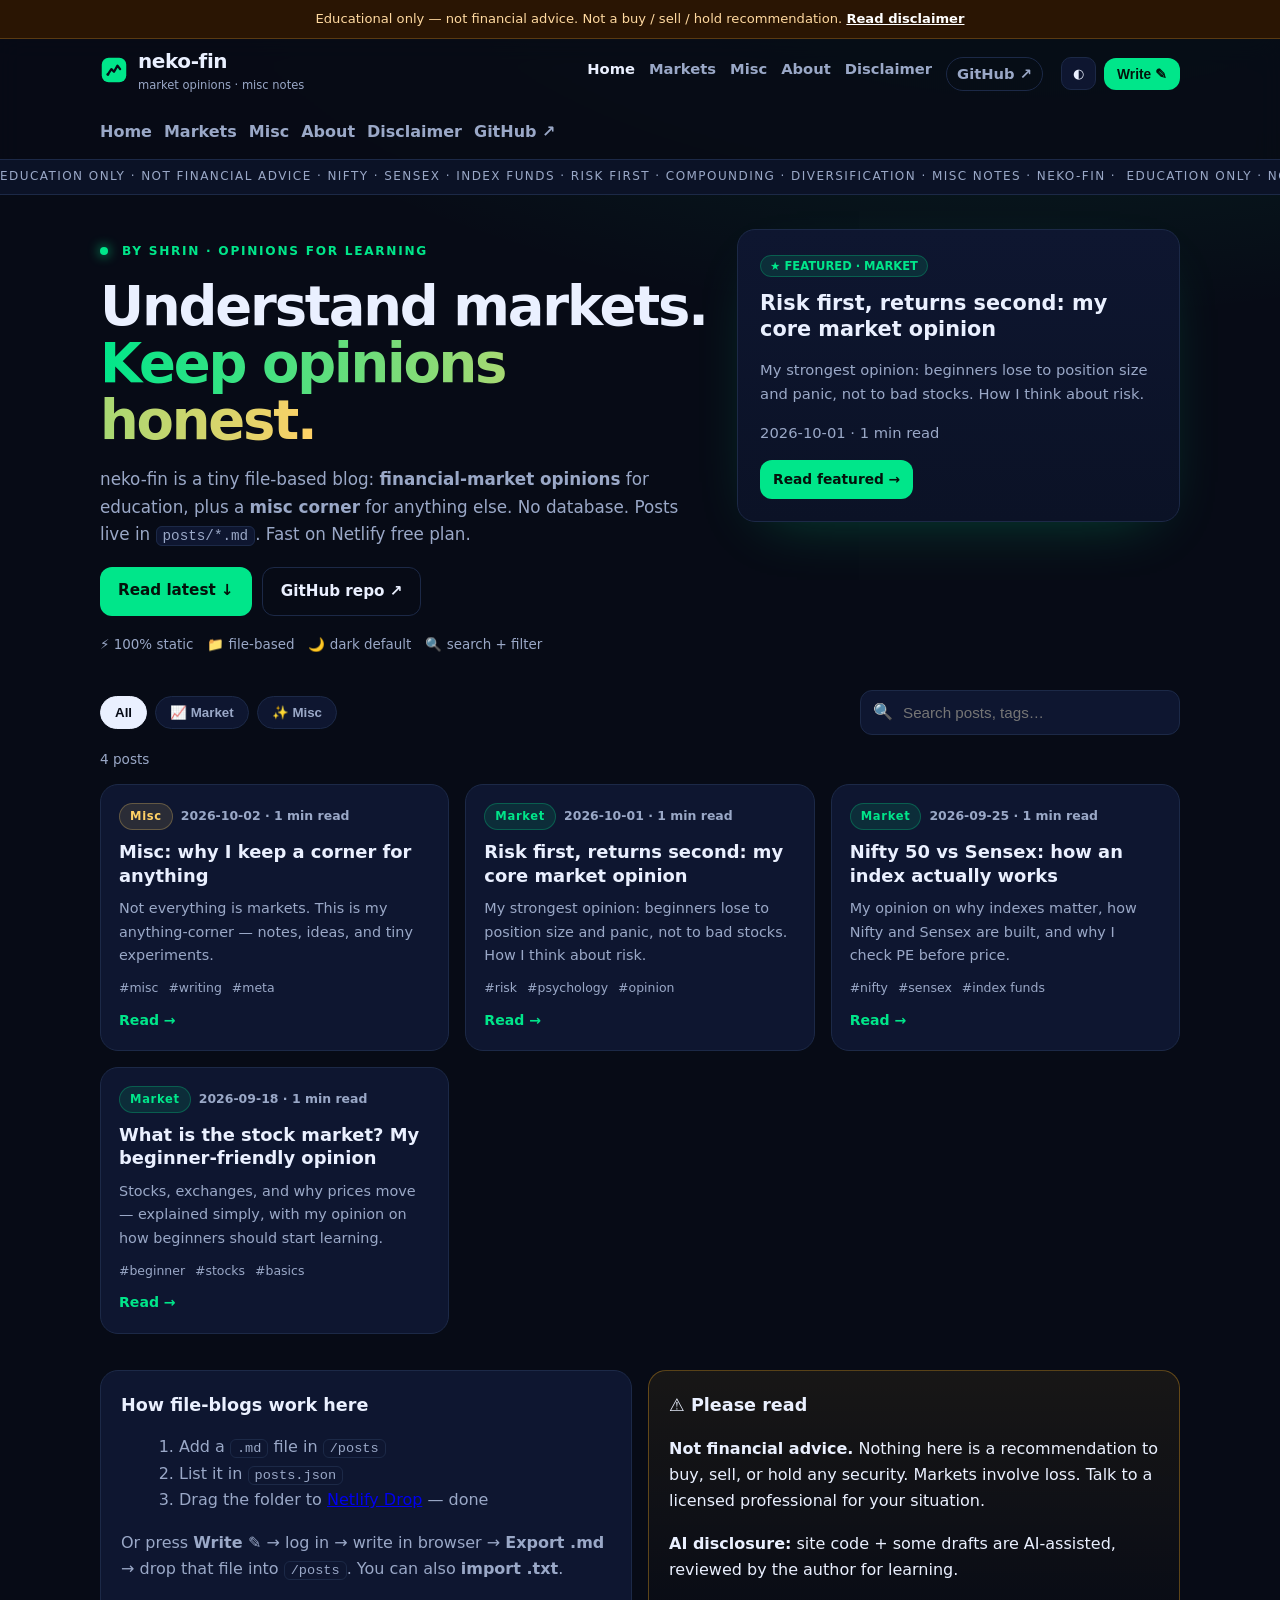
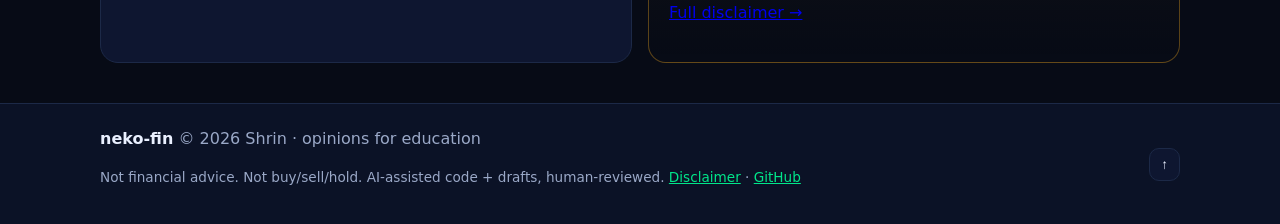
<file: index.html>
<!-- SPDX-License-Identifier: GPL-3.0-or-later -->
<!-- Copyright (C) 2026 Vaibhav Agarwal -->

<!doctype html>
<html lang="en" data-theme="dark">
<head>
<meta charset="utf-8">
<meta name="viewport" content="width=device-width,initial-scale=1,viewport-fit=cover">
<title>neko-fin — Market opinions & misc notes for learning</title>
<meta name="description" content="neko-fin by Shrin: personal opinions on financial markets + misc notes. Educational only. Not financial advice. File-based static blog for Netlify.">
<meta name="author" content="Shrin">
<link rel="canonical" href="./">
<meta name="theme-color" content="#070b16" media="(prefers-color-scheme: dark)">
<meta name="theme-color" content="#f6f7f4" media="(prefers-color-scheme: light)">
<meta property="og:type" content="website">
<meta property="og:title" content="neko-fin — learn markets, share opinions">
<meta property="og:description" content="Personal finance-market opinions + misc writing. Educational only — not buy/sell/hold advice.">
<meta property="og:site_name" content="neko-fin">
<meta name="twitter:card" content="summary_large_image">
<meta name="twitter:title" content="neko-fin">
<meta name="twitter:description" content="Market opinions + misc notes. Educational only.">
<link rel="icon" type="image/svg+xml" href="favicon.svg">
<link rel="manifest" href='data:application/manifest+json,{"name":"neko-fin","short_name":"neko-fin","display":"standalone","background_color":"%23070b16","theme_color":"%2300e68a"}'>
<link rel="preload" href="styles.css" as="style">
<link rel="preload" href="app.js" as="script">
<link rel="stylesheet" href="styles.css">
<script>try{var t=localStorage.getItem("nf-theme");if(t){document.documentElement.setAttribute("data-theme",t)}else{document.documentElement.setAttribute("data-theme","dark")}}catch(e){document.documentElement.setAttribute("data-theme","dark")}</script>
<script type="application/ld+json">{"@context":"https://schema.org","@type":"Blog","name":"neko-fin","author":{"@type":"Person","name":"Shrin"},"description":"Personal opinions on financial markets and misc topics. Educational only."}</script>
</head>
<body>
<a class="skip" href="#main">Skip to content</a>

<div class="riskbar" role="note">Educational only — not financial advice. Not a buy / sell / hold recommendation. <a href="#/disclaimer">Read disclaimer</a></div>

<header class="nav" id="top">
<div class="wrap nav-in">
<a class="brand" href="#/" aria-label="neko-fin home">
<span class="brand-mark" aria-hidden="true"><svg viewBox="0 0 32 32" width="28" height="28"><rect x="2" y="2" width="28" height="28" rx="8" fill="#00e68a"/><path d="M9 21l4-6 3 3 4-7 3 4" stroke="#070b16" stroke-width="2.6" fill="none" stroke-linecap="round" stroke-linejoin="round"/><circle cx="9" cy="21" r="1.6" fill="#070b16"/></svg></span>
<span class="brand-tx"><strong>neko-fin</strong><small>market opinions · misc notes</small></span>
</a>
<nav class="links" aria-label="Primary">
<a href="#/" data-nav="home">Home</a>
<a href="#/market" data-nav="market">Markets</a>
<a href="#/misc" data-nav="misc">Misc</a>
<a href="#/about">About</a>
<a href="#/disclaimer">Disclaimer</a>
<a class="gh" href="https://github.com/thisisforlearn" target="_blank" rel="noopener">GitHub ↗</a>
</nav>
<div class="nav-act">
<button id="themeBtn" class="iconbtn" aria-label="Toggle dark / light mode" title="Toggle theme">◐</button>
<button id="writeBtn" class="btn small">Write ✎</button>
<button id="menuBtn" class="iconbtn only-m" aria-label="Menu">☰</button>
</div>
</div>
<div class="wrap mobile-links" id="mLinks" hidden>
<a href="#/">Home</a><a href="#/market">Markets</a><a href="#/misc">Misc</a><a href="#/about">About</a><a href="#/disclaimer">Disclaimer</a><a href="https://github.com/thisisforlearn" target="_blank" rel="noopener">GitHub ↗</a>
</div>
<div class="ticker" aria-hidden="true"><div class="ticker-in" id="ticker">EDUCATION ONLY · NOT FINANCIAL ADVICE · NIFTY · SENSEX · INDEX FUNDS · RISK FIRST · COMPOUNDING · DIVERSIFICATION · MISC NOTES · NEKO-FIN ·&nbsp;</div></div>
</header>

<main id="main" class="wrap">
<!-- HOME VIEW -->
<section id="view-home">
<div class="hero">
<div class="hero-tx">
<p class="kicker"><span class="dot"></span> by Shrin · opinions for learning</p>
<h1>Understand markets.<br><span class="grad">Keep opinions honest.</span></h1>
<p class="lede">neko-fin is a tiny file-based blog: <strong>financial-market opinions</strong> for education, plus a <strong>misc corner</strong> for anything else. No database. Posts live in <code>posts/*.md</code>. Fast on Netlify free plan.</p>
<div class="hero-cta">
<a class="btn" href="#latest">Read latest ↓</a>
<a class="btn ghost" href="https://github.com/thisisforlearn" target="_blank" rel="noopener">GitHub repo ↗</a>
</div>
<div class="hero-meta">
<span>⚡ 100% static</span><span>📁 file-based</span><span>🌙 dark default</span><span>🔍 search + filter</span>
</div>
</div>
<div class="hero-card" id="featuredCard" aria-live="polite"></div>
</div>

<div class="toolbar" id="latest">
<div class="chips" role="tablist" aria-label="Filter">
<button class="chip on" data-f="all">All</button>
<button class="chip" data-f="Market">📈 Market</button>
<button class="chip" data-f="Misc">✨ Misc</button>
</div>
<label class="search"><span aria-hidden="true">🔍</span><input id="q" type="search" placeholder="Search posts, tags…" autocomplete="off"></label>
</div>
<p class="count" id="count"></p>
<div class="grid" id="grid"></div>

<div class="two">
<div class="panel">
<h2>How file-blogs work here</h2>
<ol class="steps">
<li>Add a <code>.md</code> file in <code>/posts</code></li>
<li>List it in <code>posts.json</code></li>
<li>Drag the folder to <a href="https://app.netlify.com/drop" target="_blank" rel="noopener">Netlify Drop</a> — done</li>
</ol>
<p class="muted">Or press <strong>Write ✎</strong> → log in → write in browser → <strong>Export .md</strong> → drop that file into <code>/posts</code>. You can also <strong>import .txt</strong>.</p>
</div>
<div class="panel warn">
<h2>⚠️ Please read</h2>
<p><strong>Not financial advice.</strong> Nothing here is a recommendation to buy, sell, or hold any security. Markets involve loss. Talk to a licensed professional for your situation.</p>
<p><strong>AI disclosure:</strong> site code + some drafts are AI-assisted, reviewed by the author for learning.</p>
<p><a href="#/disclaimer">Full disclaimer →</a></p>
</div>
</div>
</section>

<!-- POST VIEW -->
<section id="view-post" hidden>
<button class="back" id="backBtn">← All posts</button>
<article class="post">
<p class="kicker" id="pCat"></p>
<h1 id="pTitle"></h1>
<p class="meta" id="pMeta"></p>
<div class="ai-note" id="pAi">🤖 AI-assisted draft, human-reviewed for education. <a href="#/disclaimer">Why disclosed?</a></div>
<div class="prose" id="pBody"></div>
<div class="refs" id="pRefs" hidden><h2>🔗 Links & references</h2><ul id="pRefList"></ul></div>
<div class="share">
<button class="btn small ghost" id="copyLink">Copy link</button>
<a class="btn small ghost" id="ghLink" href="https://github.com/thisisforlearn" target="_blank" rel="noopener">GitHub ↗</a>
</div>
<div class="postnav" id="postNav"></div>
</article>
</section>

<!-- ABOUT -->
<section id="view-about" hidden>
<article class="post">
<p class="kicker">about</p>
<h1>Hi, I'm Shrin — this is neko-fin 🐾</h1>
<div class="prose">
<p>I write <strong>opinions about financial markets</strong> to learn in public — indexes, risk, behaviour, basics — plus a <strong>misc section</strong> for anything I want: notes, ideas, life.</p>
<p>This blog is <strong>for education</strong>. I am not your advisor. I don't know your money, goals, or risk tolerance.</p>
<h2>What you'll find</h2>
<ul><li><strong>Market:</strong> beginner-friendly explainers + my opinions (labelled as opinion).</li><li><strong>Misc:</strong> anything else I feel like writing.</li><li><strong>References:</strong> every market post links sources so you can verify.</li></ul>
<h2>How it's built</h2>
<p>100% static HTML/CSS/JS. Posts are <code>.md</code> files in <code>/posts</code>. No database, no tracking, works on Netlify free plan. Code + drafts are AI-assisted and human-reviewed.</p>
<p>→ Code: <a href="https://github.com/thisisforlearn" target="_blank" rel="noopener">github.com/thisisforlearn</a></p>
</div>
</article>
</section>

<!-- DISCLAIMER -->
<section id="view-disclaimer" hidden>
<article class="post">
<p class="kicker">legal · please read</p>
<h1>Disclaimer</h1>
<div class="prose">
<p><strong>Last updated: October 2026.</strong> By reading neko-fin you agree to this page.</p>
<h2>1. Educational only — not financial advice</h2>
<p>All content (posts, examples, opinions) is for <strong>general education and information only</strong>. It is <strong>not</strong> financial, investment, tax, legal, or professional advice. It is <strong>not a recommendation to buy, sell, or hold</strong> any security, fund, or product. I don't know your income, goals, risk tolerance, or laws.</p>
<h2>2. No professional relationship</h2>
<p>I am not a registered investment advisor. Reading this site does not create an advisor-client or fiduciary relationship.</p>
<h2>3. Risk + no guarantees</h2>
<p>Markets carry risk, including loss of principal. Past performance does not predict future results. Rules and prices change fast — I aim for accuracy but make no warranty of completeness or timeliness. Verify independently. Consult a <strong>licensed professional</strong> before acting.</p>
<h2>4. Opinions are mine</h2>
<p>Market posts are <strong>personal opinions for learning</strong>, not facts about what you should do. If I’m wrong, tell me via GitHub.</p>
<h2>5. AI disclosure</h2>
<p><strong>Transparency:</strong> this site's code was written with AI assistance, and some post drafts were AI-assisted then human-reviewed/edited by Shrin. AI can make mistakes — especially on finance. Always double-check with primary sources linked under “Links &amp; references”.</p>
<h2>6. External links</h2>
<p>Links/references are for convenience. I don’t control third-party sites and am not responsible for their content, accuracy, or practices.</p>
<h2>7. Liability</h2>
<p>You use this site at your own risk. To the maximum extent permitted by law, neko-fin and its author are not liable for losses or damages from use of this content.</p>
<p>Questions? Open an issue at <a href="https://github.com/thisisforlearn" target="_blank" rel="noopener">github.com/thisisforlearn</a>.</p>
</div>
</article>
</section>
</main>

<footer>
<div class="wrap foot">
<div>
<strong>neko-fin</strong> <span class="muted">© 2026 Shrin · opinions for education</span>
<p class="muted small">Not financial advice. Not buy/sell/hold. AI-assisted code + drafts, human-reviewed. <a href="#/disclaimer">Disclaimer</a> · <a href="https://github.com/thisisforlearn" target="_blank" rel="noopener">GitHub</a></p>
</div>
<button class="iconbtn" id="topBtn" aria-label="Back to top">↑</button>
</div>
</footer>

<!-- LOGIN MODAL -->
<div class="modal" id="loginModal" hidden>
<div class="sheet" role="dialog" aria-modal="true" aria-label="Author login">
<h2>Author login</h2>
<p class="muted small">Static-site note: this login is <strong>browser-local only</strong> (not real server security). Anyone with the file can read posts. Use it to prevent accidental edits on your device.</p>
<label>Username<input id="loginUser" autocomplete="username" value="nekofin"></label>
<label>Password<input id="loginPass" type="password" autocomplete="current-password" placeholder="••••••••"></label>
<p class="err" id="loginErr" hidden></p>
<div class="row"><button class="btn" id="loginGo">Unlock editor</button><button class="btn ghost" id="loginCancel">Cancel</button></div>
</div>
</div>

<!-- EDITOR MODAL -->
<div class="modal big" id="editorModal" hidden>
<div class="sheet" role="dialog" aria-modal="true" aria-label="Write a post">
<div class="ed-head"><h2>Write a post ✎</h2><div class="row"><button class="btn small ghost" id="edCreds">Change login</button><button class="btn small ghost" id="edClose">Close ✕</button></div></div>
<div class="ed-grid">
<div>
<label>Title<input id="fTitle" placeholder="e.g. Why I track Nifty PE"></label>
<div class="row2">
<label>Category<select id="fCat"><option>Market</option><option>Misc</option></select></label>
<label>Date<input id="fDate" type="date"></label>
</div>
<label>Tags (comma)<input id="fTags" placeholder="nifty, risk, beginner"></label>
<label>Excerpt (1–2 lines)<textarea id="fExcerpt" rows="2" placeholder="Short summary shown on cards"></textarea></label>
<label>Links & references (one per line: Title | https://…)<textarea id="fRefs" rows="3" placeholder="NSE India | https://www.nseindia.com"></textarea></label>
<label>Body (Markdown — or import .txt/.md)<textarea id="fBody" rows="12" placeholder="## My opinion&#10;Write here… **bold**, [link](https://…)"></textarea></label>
<div class="row wrap-btns">
<button class="btn small" id="importBtn">Import .txt / .md 📥</button>
<input type="file" id="fileIn" accept=".txt,.md,.markdown" hidden>
<button class="btn small ghost" id="previewBtn">Preview 👁</button>
<button class="btn small" id="saveBtn">Save to browser 💾</button>
<button class="btn small ghost" id="exportBtn">Export .md ⬇</button>
</div>
<div id="credsBox" hidden>
<h3>Change username / password</h3>
<label>Old password<input id="cOld" type="password"></label>
<div class="row2"><label>New username<input id="cUser"></label><label>New password<input id="cPass" type="password"></label></div>
<button class="btn small" id="cSave">Update login</button>
<p class="muted small">Tip: after exporting .md, put the file in <code>/posts</code>, add it to <code>posts.json</code>, re-drop folder on Netlify to publish for everyone. Browser-saves show instantly on your device only.</p>
</div>
<h3>Your browser-saved posts</h3><ul id="draftList" class="drafts"></ul>
</div>
<div><h3>Live preview</h3><div class="prose preview" id="livePrev"></div></div>
</div>
</div>
</div>

<div id="toast" class="toast" hidden></div>
<script src="app.js" defer></script>
</body>
</html>
</file>
<file: styles.css>
/* SPDX-License-Identifier: GPL-3.0-or-later */
/* Copyright (C) 2026 Vaibhav Agarwal */

:root{--bg:#070b16;--bg2:#0b1226;--card:#0e1630;--line:#1c2947;--tx:#eaf0ff;--mut:#9aa8c7;--acc:#00e68a;--acc2:#7cf7c4;--gold:#ffd166;--red:#ff6b6b;--rad:18px;--max:1120px;--font:ui-sans-serif,system-ui,-apple-system,"Segoe UI",Roboto,Inter,Arial,sans-serif;--mono:ui-monospace,SFMono-Regular,Menlo,Consolas,monospace}
[data-theme="light"]{--bg:#f6f7f4;--bg2:#fff;--card:#fff;--line:#e3e8df;--tx:#101828;--mut:#5b6b7f;--acc:#059669;--acc2:#047857}
*{box-sizing:border-box}html{scroll-behavior:smooth}body{margin:0;font-family:var(--font);background:radial-gradient(900px 400px at 80% -80px,#00e68a22,transparent),var(--bg);color:var(--tx);line-height:1.65;min-height:100vh}
.wrap{max-width:var(--max);margin:0 auto;padding:0 20px}
.skip{position:absolute;left:-999px;background:var(--acc);color:#000;padding:8px 14px;border-radius:8px;z-index:99}.skip:focus{left:12px;top:12px}
.riskbar{background:#2a1503;color:#ffd9a0;text-align:center;font-size:.82rem;padding:8px 12px;border-bottom:1px solid #5a3a12}.riskbar a{color:#fff;font-weight:700}
.nav{position:sticky;top:0;z-index:20;background:color-mix(in srgb,var(--bg) 86%,transparent);backdrop-filter:blur(12px);border-bottom:1px solid var(--line)}
.nav-in{display:flex;align-items:center;gap:18px;padding:12px 20px}
.brand{display:flex;align-items:center;gap:10px;text-decoration:none;color:var(--tx)}.brand-tx strong{font-size:1.25rem;letter-spacing:-.02em;display:block;line-height:1}.brand-tx small{color:var(--mut);font-size:.72rem}
.links{display:flex;gap:14px;margin-left:auto}.links a{color:var(--mut);text-decoration:none;font-weight:600;font-size:.92rem}.links a:hover,.links a.on{color:var(--tx)}.gh{border:1px solid var(--line);padding:4px 10px;border-radius:99px!important}
.nav-act{display:flex;gap:8px;align-items:center}
.btn{background:var(--acc);color:#04120b;border:0;font-weight:800;padding:11px 18px;border-radius:12px;cursor:pointer;text-decoration:none;display:inline-block;font-size:.95rem}[data-theme="dark"] .btn{color:#04120b}.btn.ghost{background:transparent;color:var(--tx);border:1px solid var(--line)}.btn.small{padding:8px 13px;font-size:.86rem}
.iconbtn{background:var(--card);border:1px solid var(--line);color:var(--tx);border-radius:10px;padding:8px 11px;cursor:pointer}.only-m{display:none}
.mobile-links{display:flex;gap:12px;padding:10px 20px 14px;flex-wrap:wrap}.mobile-links a{color:var(--mut);text-decoration:none;font-weight:600}
.ticker{overflow:hidden;border-top:1px solid var(--line);background:var(--bg2);color:var(--mut);font-size:.75rem;letter-spacing:.12em;white-space:nowrap}.ticker-in{display:inline-block;padding:7px 0;animation:tick 28s linear infinite}@keyframes tick{to{transform:translateX(-50%)}}
.hero{display:grid;grid-template-columns:1.25fr .9fr;gap:22px;padding:34px 0 8px}
.kicker{color:var(--acc);font-weight:800;text-transform:uppercase;font-size:.76rem;letter-spacing:.14em}.dot{display:inline-block;width:8px;height:8px;background:var(--acc);border-radius:99px;margin-right:8px;box-shadow:0 0 12px var(--acc)}
.hero h1{font-size:clamp(2rem,5vw,3.4rem);line-height:1.05;letter-spacing:-.04em;margin:.3em 0}.grad{background:linear-gradient(90deg,var(--acc),var(--gold));-webkit-background-clip:text;background-clip:text;color:transparent}
.lede{color:var(--mut);font-size:1.05rem;max-width:56ch}.lede code,code{background:var(--card);border:1px solid var(--line);border-radius:6px;padding:1px 6px;font-family:var(--mono);font-size:.85em}
.hero-cta{display:flex;gap:10px;margin:18px 0;flex-wrap:wrap}.hero-meta{display:flex;gap:14px;flex-wrap:wrap;color:var(--mut);font-size:.84rem}
.hero-card{background:linear-gradient(180deg,var(--card),var(--bg2));border:1px solid var(--line);border-radius:var(--rad);padding:22px;align-self:start;box-shadow:0 20px 60px -30px #00e68a55}.hero-card .tag{font-size:.72rem;background:#00e68a1e;color:var(--acc);border:1px solid #00e68a44;padding:3px 9px;border-radius:99px;font-weight:800}.hero-card h3{margin:.6em 0 .3em;font-size:1.3rem;line-height:1.25}.hero-card h3 a{color:var(--tx);text-decoration:none}.hero-card p{color:var(--mut);font-size:.92rem}
.toolbar{display:flex;gap:12px;align-items:center;justify-content:space-between;margin:26px 0 8px;flex-wrap:wrap}
.chips{display:flex;gap:8px}.chip{background:var(--card);border:1px solid var(--line);color:var(--mut);padding:8px 14px;border-radius:99px;cursor:pointer;font-weight:700}.chip.on{background:var(--tx);color:var(--bg);border-color:var(--tx)}
.search{display:flex;align-items:center;gap:8px;background:var(--card);border:1px solid var(--line);border-radius:12px;padding:8px 12px;min-width:min(320px,100%)}.search input{background:transparent;border:0;color:var(--tx);outline:0;width:100%;font-size:.95rem}
.count{color:var(--mut);font-size:.85rem}
.grid{display:grid;grid-template-columns:repeat(auto-fill,minmax(290px,1fr));gap:16px;padding-bottom:10px}
.card{background:var(--card);border:1px solid var(--line);border-radius:var(--rad);padding:18px;display:flex;flex-direction:column;gap:10px;transition:transform .15s,border-color .15s}.card:hover{transform:translateY(-3px);border-color:var(--acc)}
.card .top{display:flex;gap:8px;align-items:center;font-size:.72rem;font-weight:800}.pill{padding:3px 10px;border-radius:99px;letter-spacing:.06em}.pill.Market{background:#00e68a1c;color:var(--acc);border:1px solid #00e68a44}.pill.Misc{background:#ffd1661e;color:var(--gold);border:1px solid #ffd16644}
.card h3{margin:0;font-size:1.12rem;line-height:1.3}.card h3 a{color:var(--tx);text-decoration:none}.card h3 a:hover{text-decoration:underline}
.card p{color:var(--mut);font-size:.9rem;margin:0}.card .meta{color:var(--mut);font-size:.78rem;display:flex;gap:10px;flex-wrap:wrap}.card .go{margin-top:auto;color:var(--acc);font-weight:800;text-decoration:none;font-size:.88rem}
.two{display:grid;grid-template-columns:1fr 1fr;gap:16px;margin:26px 0 40px}.panel{background:var(--card);border:1px solid var(--line);border-radius:var(--rad);padding:20px}.panel h2{margin-top:0;font-size:1.1rem}.panel.warn{border-color:#ffb02055;background:linear-gradient(180deg,#ffb02012,transparent)}.steps{margin:0 0 10px 18px;color:var(--mut)}.muted{color:var(--mut)}.small{font-size:.85rem}
.post{background:var(--card);border:1px solid var(--line);border-radius:20px;padding:clamp(20px,4vw,44px);margin:24px 0;max-width:820px}
.post h1{letter-spacing:-.03em;line-height:1.12;margin:.3em 0}.post .meta{color:var(--mut);font-size:.86rem}
.back{background:transparent;border:1px solid var(--line);color:var(--tx);border-radius:10px;padding:8px 12px;cursor:pointer;margin-top:18px}
.prose{font-size:1.02rem}.prose h2{margin-top:1.6em;font-size:1.35rem}.prose a{color:var(--acc)}.prose pre{background:#00000055;border:1px solid var(--line);padding:14px;border-radius:12px;overflow:auto;font-size:.85rem}[data-theme="light"] .prose pre{background:#0b1226;color:#eaf0ff}.prose blockquote{border-left:3px solid var(--acc);margin:1em 0;padding:.4em 1em;background:#00e68a0d;border-radius:0 12px 12px 0}.prose table{width:100%;border-collapse:collapse;font-size:.9rem}.prose th,.prose td{border:1px solid var(--line);padding:8px 10px;text-align:left}.prose img{max-width:100%;border-radius:12px}
.ai-note{background:#7c5cff14;border:1px solid #7c5cff44;border-radius:12px;padding:10px 14px;font-size:.85rem;color:var(--mut);margin:14px 0}.ai-note a{color:var(--tx)}
.refs{margin-top:26px;border-top:1px dashed var(--line);padding-top:16px}.refs li{margin:6px 0}.share{display:flex;gap:10px;margin-top:20px;flex-wrap:wrap}.postnav{display:flex;justify-content:space-between;gap:10px;margin-top:22px;flex-wrap:wrap}.postnav a{color:var(--mut);text-decoration:none;font-size:.9rem}.postnav a:hover{color:var(--tx)}
footer{border-top:1px solid var(--line);margin-top:20px;background:var(--bg2)}.foot{display:flex;justify-content:space-between;align-items:center;gap:14px;padding:22px 20px}.foot a{color:var(--acc)}
.modal{position:fixed;inset:0;background:#000a;display:flex;align-items:flex-start;justify-content:center;padding:4vh 14px;z-index:50;overflow:auto}.modal[hidden]{display:none}.sheet{background:var(--bg2);border:1px solid var(--line);border-radius:18px;padding:22px;width:min(680px,100%)}.modal.big .sheet{width:min(1080px,100%)}
.sheet label{display:block;margin:10px 0;font-weight:700;font-size:.88rem}.sheet input,.sheet textarea,.sheet select{width:100%;margin-top:6px;background:var(--card);border:1px solid var(--line);color:var(--tx);border-radius:10px;padding:10px 12px;font:inherit}.sheet textarea{font-family:var(--font);line-height:1.6}
.row{display:flex;gap:10px;margin-top:14px;flex-wrap:wrap}.row2{display:grid;grid-template-columns:1fr 1fr;gap:10px}.wrap-btns{margin:12px 0}.err{color:var(--red);font-size:.86rem}
.ed-head{display:flex;justify-content:space-between;align-items:center;gap:10px;flex-wrap:wrap}.ed-grid{display:grid;grid-template-columns:1fr 1fr;gap:18px}.preview{background:var(--card);border:1px dashed var(--line);border-radius:12px;padding:16px;min-height:200px}.drafts{list-style:none;padding:0;margin:10px 0}.drafts li{display:flex;justify-content:space-between;gap:8px;border:1px solid var(--line);border-radius:10px;padding:8px 10px;margin:6px 0;font-size:.86rem}.drafts button{background:transparent;border:1px solid var(--line);color:var(--tx);border-radius:8px;padding:4px 8px;cursor:pointer}
.toast{position:fixed;bottom:18px;left:50%;transform:translateX(-50%);background:var(--tx);color:var(--bg);padding:10px 16px;border-radius:99px;font-weight:700;z-index:99}
@media(max-width:900px){.hero{grid-template-columns:1fr}.two,.ed-grid{grid-template-columns:1fr}.links{display:none}.only-m{display:block}}
@media(prefers-reduced-motion:reduce){*{animation:none!important;scroll-behavior:auto!important}}
</file>
